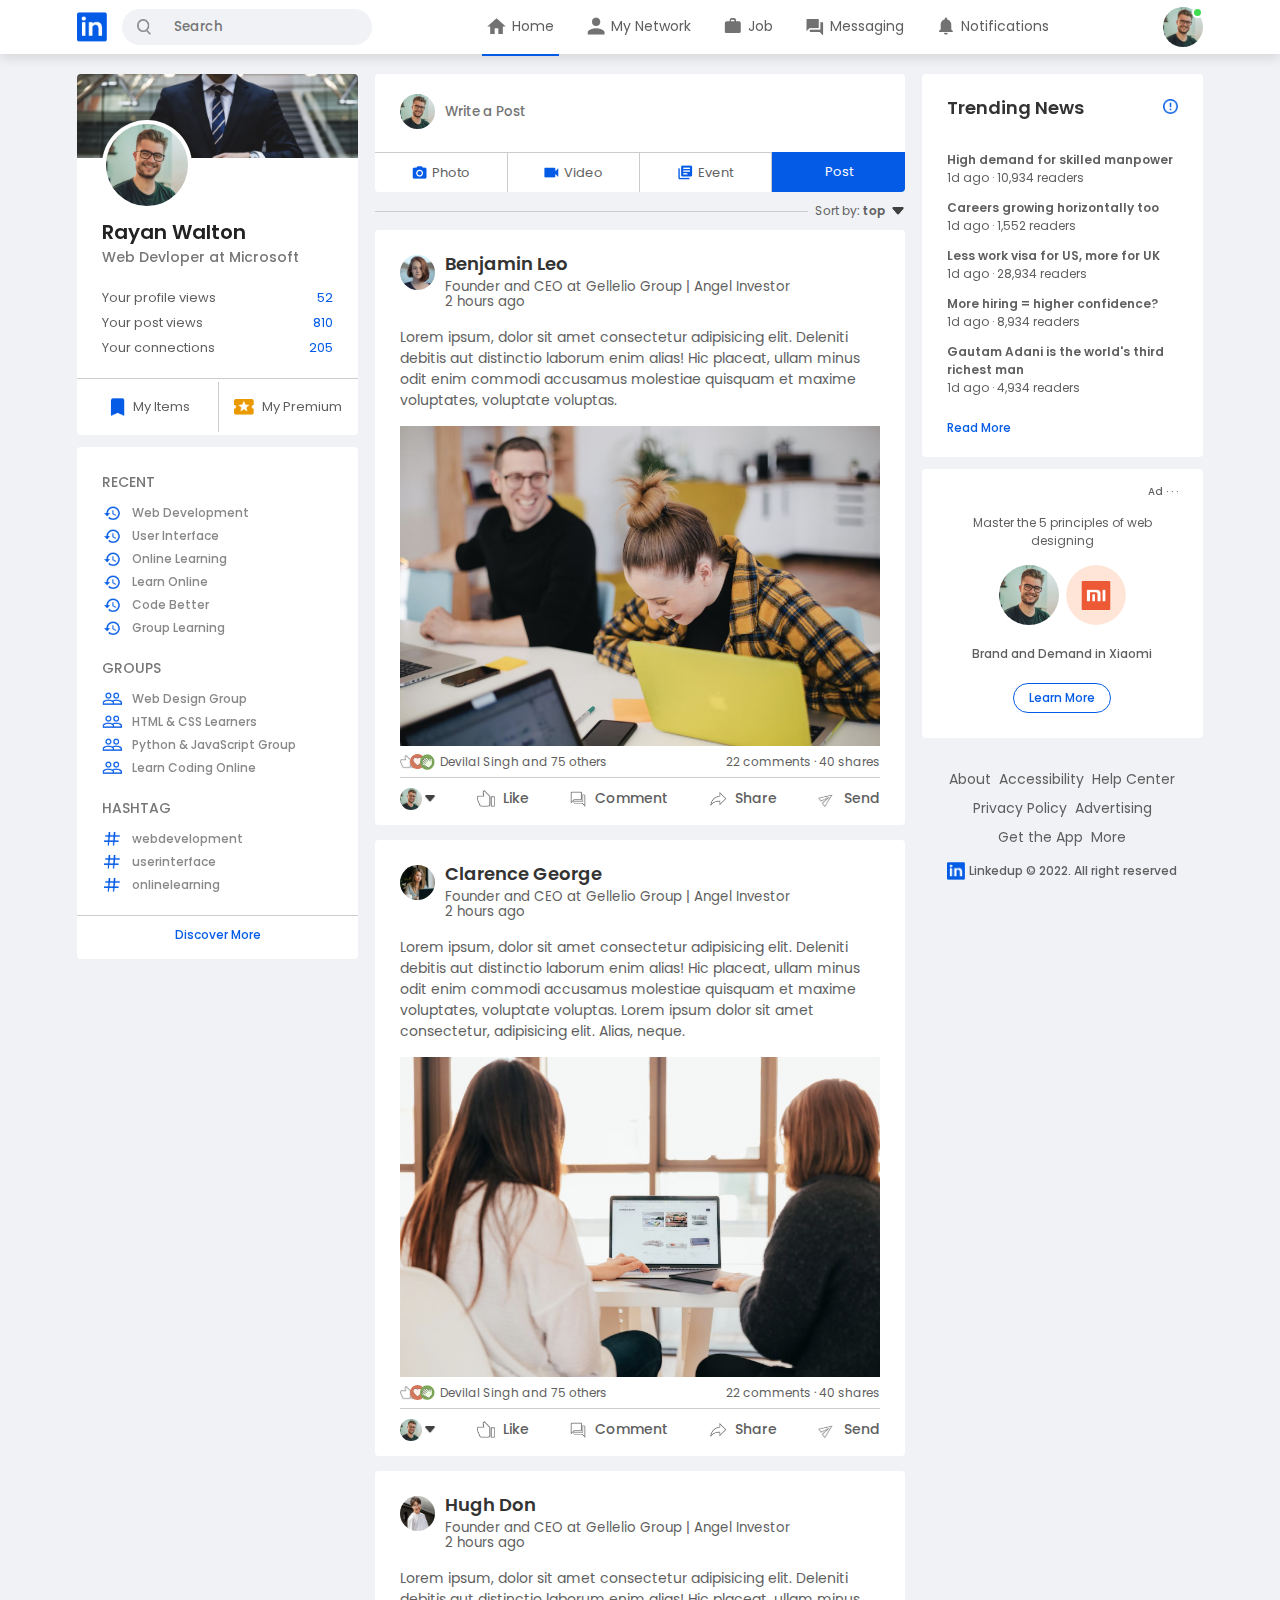
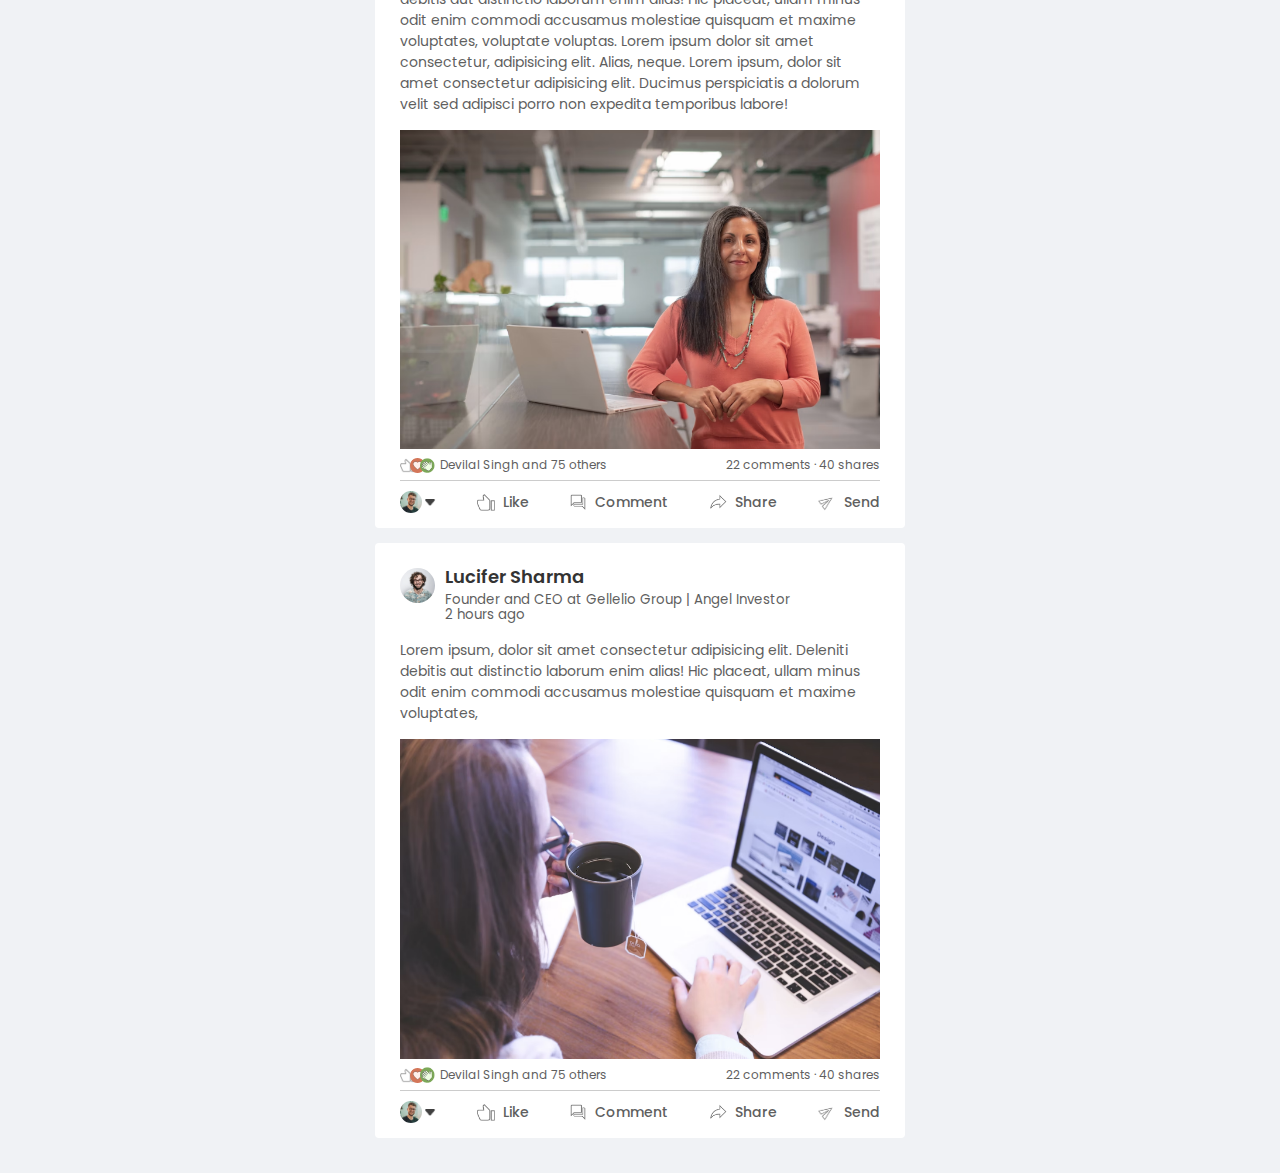
<file: index.html>
<!DOCTYPE html>
<html lang="en">
  <head>
    <meta charset="UTF-8" />
    <meta http-equiv="X-UA-Compatible" content="IE=edge" />
    <meta name="viewport" content="width=device-width, initial-scale=1.0" />
    <title>Linkedin Clone</title>
    <link rel="stylesheet" href="style.css" />
  </head>
  <body>
    <!-- Navbar -->
    <div class="navbar">
      <!-- left navbar -->
      <div class="navbar-left logo">
        <a href="index.html"><img src="./images/logo.png" alt="logo" /></a>

        <div class="search-box">
          <img src="./images/search.png" />
          <input type="text" placeholder="Search" />
        </div>
      </div>
      <!-- center navbar -->
      <div class="navbar-center">
        <ul>
          <li>
            <a href="#" class="active-page">
              <img src="./images/home.png" />
              <span>Home</span>
            </a>
          </li>
          <li>
            <a href="#"
              ><img src="./images/network.png" /><span>My Network</span></a
            >
          </li>
          <li>
            <a href="#"><img src="./images/jobs.png" /><span>Job</span></a>
          </li>
          <li>
            <a href="#"
              ><img src="./images/message.png" /><span>Messaging</span></a
            >
          </li>
          <li>
            <a href="#"
              ><img src="./images/notification.png" /><span
                >Notifications</span
              ></a
            >
          </li>
        </ul>
      </div>
      <!-- right navbar -->
      <div class="navbar-right">
        <div class="online-indicator">
          <img src="./images/user-1.png" class="nav-profile-img" />
        </div>
      </div>

      <!-- profile dropdown menu -->
      <div class="profile-dropdown-menu">
        <div class="profile-menu">
          <div class="user-info">
            <img src="./images/user-1.png" />
            <div>
              <h3>Rayan Walton</h3>
              <a href="./profile.html">See your profile</a>
            </div>
          </div>
          <hr />
          <a href="#" class="profile-menu-link">
            <img src="./images/feedback.png" />
            <p>Give Feedback</p>
            <span>></span>
          </a>
          <a href="#" class="profile-menu-link">
            <img src="./images/setting.png" />
            <p>Settings & Privacy</p>
            <span>></span>
          </a>
          <a href="#" class="profile-menu-link">
            <img src="./images/help.png" />
            <p>Help & Support</p>
            <span>></span>
          </a>
          <a href="#" class="profile-menu-link">
            <img src="./images/display.png" />
            <p>Display & Accessibility</p>
            <span>></span>
          </a>
          <a href="#" class="profile-menu-link">
            <img src="./images/logout.png" />
            <p>Logout</p>
            <span>></span>
          </a>
        </div>
      </div>
    </div>

    <!-- main content -->
    <div class="container">
      <!-- left sidebar -->
      <div class="left-sidebar">
        <div class="sidebar-profile-box">
          <img src="./images/cover-pic.png" />
          <div class="profile-info">
            <img src="./images/user-1.png" />
            <h1>Rayan Walton</h1>
            <h3>Web Devloper at Microsoft</h3>
            <ul>
              <li>Your profile views <span>52</span></li>
              <li>Your post views <span>810</span></li>
              <li>Your connections <span>205</span></li>
            </ul>
          </div>
          <div class="sidebar-profile-link">
            <a href="#"><img src="./images/items.png" /> My Items</a>
            <a href="#"><img src="./images/premium.png" /> My Premium</a>
          </div>
        </div>

        <!-- activity -->
        <div class="sidebar-activity">
          <h3>RECENT</h3>
          <a href="#"><img src="./images/recent.png" />Web Development</a>
          <a href="#"><img src="./images/recent.png" />User Interface</a>
          <a href="#"><img src="./images/recent.png" />Online Learning</a>
          <a href="#"><img src="./images/recent.png" />Learn Online</a>
          <a href="#"><img src="./images/recent.png" />Code Better</a>
          <a href="#"><img src="./images/recent.png" />Group Learning</a>
          <h3>GROUPS</h3>
          <a href="#"><img src="./images/group.png" />Web Design Group</a>
          <a href="#"><img src="./images/group.png" />HTML & CSS Learners</a>
          <a href="#"
            ><img src="./images/group.png" />Python & JavaScript Group</a
          >
          <a href="#"><img src="./images/group.png" />Learn Coding Online</a>
          <h3>HASHTAG</h3>
          <a href="#"><img src="./images/hashtag.png" />webdevelopment</a>
          <a href="#"><img src="./images/hashtag.png" />userinterface</a>
          <a href="#"><img src="./images/hashtag.png" />onlinelearning</a>
          <div class="discover-more-link">
            <a href="#">Discover More</a>
          </div>
        </div>

        <p id="showMoreLink">Show More <b>+</b></p>
      </div>

      <!-- feed -->
      <div class="feed">
        <div class="create-post">
          <div class="create-post-input">
            <img src="./images/user-1.png" />
            <textarea rows="2" placeholder="Write a Post"></textarea>
          </div>
          <div class="create-post-links">
            <ul>
              <li><img src="./images/photo.png" />Photo</li>
              <li><img src="./images/video.png" />Video</li>
              <li><img src="./images/event.png" />Event</li>
              <li>Post</li>
            </ul>
          </div>
        </div>

        <div class="sort-by">
          <hr />
          <p>
            Sort by: <span>top <img src="./images/down-arrow.png" /></span>
          </p>
        </div>

        <!-- post -->
        <div class="post">
          <div class="post-author">
            <img src="./images/user-3.png" />
            <div>
              <h1>Benjamin Leo</h1>
              <small>Founder and CEO at Gellelio Group | Angel Investor</small>
              <small>2 hours ago</small>
            </div>
          </div>
          <p>
            Lorem ipsum, dolor sit amet consectetur adipisicing elit. Deleniti
            debitis aut distinctio laborum enim alias! Hic placeat, ullam minus
            odit enim commodi accusamus molestiae quisquam et maxime voluptates,
            voluptate voluptas.
          </p>
          <img src="./images/post-image-1.png" width="100%" />
          <div class="post-stats">
            <div>
              <img src="./images/thumbsup.png" />
              <img src="./images/love.png" />
              <img src="./images/clap.png" />
              <span class="liked-users">Devilal Singh and 75 others</span>
            </div>
            <div>
              <span>22 comments &middot; 40 shares</span>
            </div>
          </div>
          <div class="post-activity">
            <div>
              <img src="./images/user-1.png" class="post-activity-user-icon" />
              <img
                src="./images/down-arrow.png"
                class="post-activity-arrow-icon"
              />
            </div>
            <div>
              <img src="./images/like.png" />
              <span>Like</span>
            </div>
            <div>
              <img src="./images/comment.png" />
              <span>Comment</span>
            </div>
            <div>
              <img src="./images/share.png" />
              <span>Share</span>
            </div>
            <div>
              <img src="./images/send.png" />
              <span>Send</span>
            </div>
          </div>
        </div>
        <div class="post">
          <div class="post-author">
            <img src="./images/user-4.png" />
            <div>
              <h1>Clarence George</h1>
              <small>Founder and CEO at Gellelio Group | Angel Investor</small>
              <small>2 hours ago</small>
            </div>
          </div>
          <p>
            Lorem ipsum, dolor sit amet consectetur adipisicing elit. Deleniti
            debitis aut distinctio laborum enim alias! Hic placeat, ullam minus
            odit enim commodi accusamus molestiae quisquam et maxime voluptates,
            voluptate voluptas. Lorem ipsum dolor sit amet consectetur,
            adipisicing elit. Alias, neque.
          </p>
          <img src="./images/post-image-2.png" width="100%" />
          <div class="post-stats">
            <div>
              <img src="./images/thumbsup.png" />
              <img src="./images/love.png" />
              <img src="./images/clap.png" />
              <span class="liked-users">Devilal Singh and 75 others</span>
            </div>
            <div>
              <span>22 comments &middot; 40 shares</span>
            </div>
          </div>
          <div class="post-activity">
            <div>
              <img src="./images/user-1.png" class="post-activity-user-icon" />
              <img
                src="./images/down-arrow.png"
                class="post-activity-arrow-icon"
              />
            </div>
            <div>
              <img src="./images/like.png" />
              <span>Like</span>
            </div>
            <div>
              <img src="./images/comment.png" />
              <span>Comment</span>
            </div>
            <div>
              <img src="./images/share.png" />
              <span>Share</span>
            </div>
            <div>
              <img src="./images/send.png" />
              <span>Send</span>
            </div>
          </div>
        </div>
        <div class="post">
          <div class="post-author">
            <img src="./images/user-5.png" />
            <div>
              <h1>Hugh Don</h1>
              <small>Founder and CEO at Gellelio Group | Angel Investor</small>
              <small>2 hours ago</small>
            </div>
          </div>
          <p>
            Lorem ipsum, dolor sit amet consectetur adipisicing elit. Deleniti
            debitis aut distinctio laborum enim alias! Hic placeat, ullam minus
            odit enim commodi accusamus molestiae quisquam et maxime voluptates,
            voluptate voluptas. Lorem ipsum dolor sit amet consectetur,
            adipisicing elit. Alias, neque. Lorem ipsum, dolor sit amet
            consectetur adipisicing elit. Ducimus perspiciatis a dolorum velit
            sed adipisci porro non expedita temporibus labore!
          </p>
          <img src="./images/post-image-3.png" width="100%" />
          <div class="post-stats">
            <div>
              <img src="./images/thumbsup.png" />
              <img src="./images/love.png" />
              <img src="./images/clap.png" />
              <span class="liked-users">Devilal Singh and 75 others</span>
            </div>
            <div>
              <span>22 comments &middot; 40 shares</span>
            </div>
          </div>
          <div class="post-activity">
            <div>
              <img src="./images/user-1.png" class="post-activity-user-icon" />
              <img
                src="./images/down-arrow.png"
                class="post-activity-arrow-icon"
              />
            </div>
            <div>
              <img src="./images/like.png" />
              <span>Like</span>
            </div>
            <div>
              <img src="./images/comment.png" />
              <span>Comment</span>
            </div>
            <div>
              <img src="./images/share.png" />
              <span>Share</span>
            </div>
            <div>
              <img src="./images/send.png" />
              <span>Send</span>
            </div>
          </div>
        </div>
        <div class="post">
          <div class="post-author">
            <img src="./images/user-2.png" />
            <div>
              <h1>Lucifer Sharma</h1>
              <small>Founder and CEO at Gellelio Group | Angel Investor</small>
              <small>2 hours ago</small>
            </div>
          </div>
          <p>
            Lorem ipsum, dolor sit amet consectetur adipisicing elit. Deleniti
            debitis aut distinctio laborum enim alias! Hic placeat, ullam minus
            odit enim commodi accusamus molestiae quisquam et maxime voluptates,
          </p>
          <img src="./images/post-image-4.png" width="100%" />
          <div class="post-stats">
            <div>
              <img src="./images/thumbsup.png" />
              <img src="./images/love.png" />
              <img src="./images/clap.png" />
              <span class="liked-users">Devilal Singh and 75 others</span>
            </div>
            <div>
              <span>22 comments &middot; 40 shares</span>
            </div>
          </div>
          <div class="post-activity">
            <div>
              <img src="./images/user-1.png" class="post-activity-user-icon" />
              <img
                src="./images/down-arrow.png"
                class="post-activity-arrow-icon"
              />
            </div>
            <div>
              <img src="./images/like.png" />
              <span>Like</span>
            </div>
            <div>
              <img src="./images/comment.png" />
              <span>Comment</span>
            </div>
            <div>
              <img src="./images/share.png" />
              <span>Share</span>
            </div>
            <div>
              <img src="./images/send.png" />
              <span>Send</span>
            </div>
          </div>
        </div>
      </div>

      <!-- right sidebar -->
      <div class="right-sidebar">
        <!-- sidebar news -->
        <div class="right-sidebar-news">
          <img src="./images/more.png" class="info-icon" />
          <h3>Trending News</h3>
          <a href="#">High demand for skilled manpower</a>
          <span>1d ago &middot; 10,934 readers</span>

          <a href="#">Careers growing horizontally too</a>
          <span>1d ago &middot; 1,552 readers</span>

          <a href="#">Less work visa for US, more for UK</a>
          <span>1d ago &middot; 28,934 readers</span>

          <a href="#">More hiring = higher confidence?</a>
          <span>1d ago &middot; 8,934 readers</span>

          <a href="#">Gautam Adani is the world's third richest man</a>
          <span>1d ago &middot; 4,934 readers</span>

          <a href="#" class="read-more">Read More</a>
        </div>

        <!-- sidebar ad -->
        <div class="right-sidebar-ad">
          <small>Ad &middot; &middot; &middot;</small>
          <p>Master the 5 principles of web designing</p>
          <div>
            <img src="./images/user-1.png" />
            <img src="./images/mi-logo.png" />
          </div>
          <b>Brand and Demand in Xiaomi</b>
          <a href="#" class="link">Learn More</a>
        </div>

        <div class="sidebar-useful-link">
          <a href="#">About</a>
          <a href="#">Accessibility</a>
          <a href="#">Help Center</a>
          <a href="#">Privacy Policy</a>
          <a href="#">Advertising</a>
          <a href="#">Get the App</a>
          <a href="#">More</a>

          <div class="copyright-msg">
            <img src="./images/logo.png" />
            <p>Linkedup &#169; 2022. All right reserved</p>
          </div>
        </div>
      </div>
    </div>

    <!-- javascript -->
    <script>
      let profileImg = document.querySelector(".nav-profile-img");
      let dropdownMenu = document.querySelector(".profile-dropdown-menu");

      profileImg.addEventListener("click", () => {
        dropdownMenu.classList.toggle("open-menu");
      });

      let showMoreLink = document.getElementById("showMoreLink");
      let sidebarActivity = document.querySelector(".sidebar-activity");
      showMoreLink.addEventListener("click", () => {
        sidebarActivity.classList.toggle("open-recents");

        if (sidebarActivity.classList.contains("open-recents")) {
          showMoreLink.innerHTML = "Show less <b>-</b>";
        } else {
          showMoreLink.innerHTML = "Show more <b>+</b>";
        }
      });
    </script>
  </body>
</html>
</file>
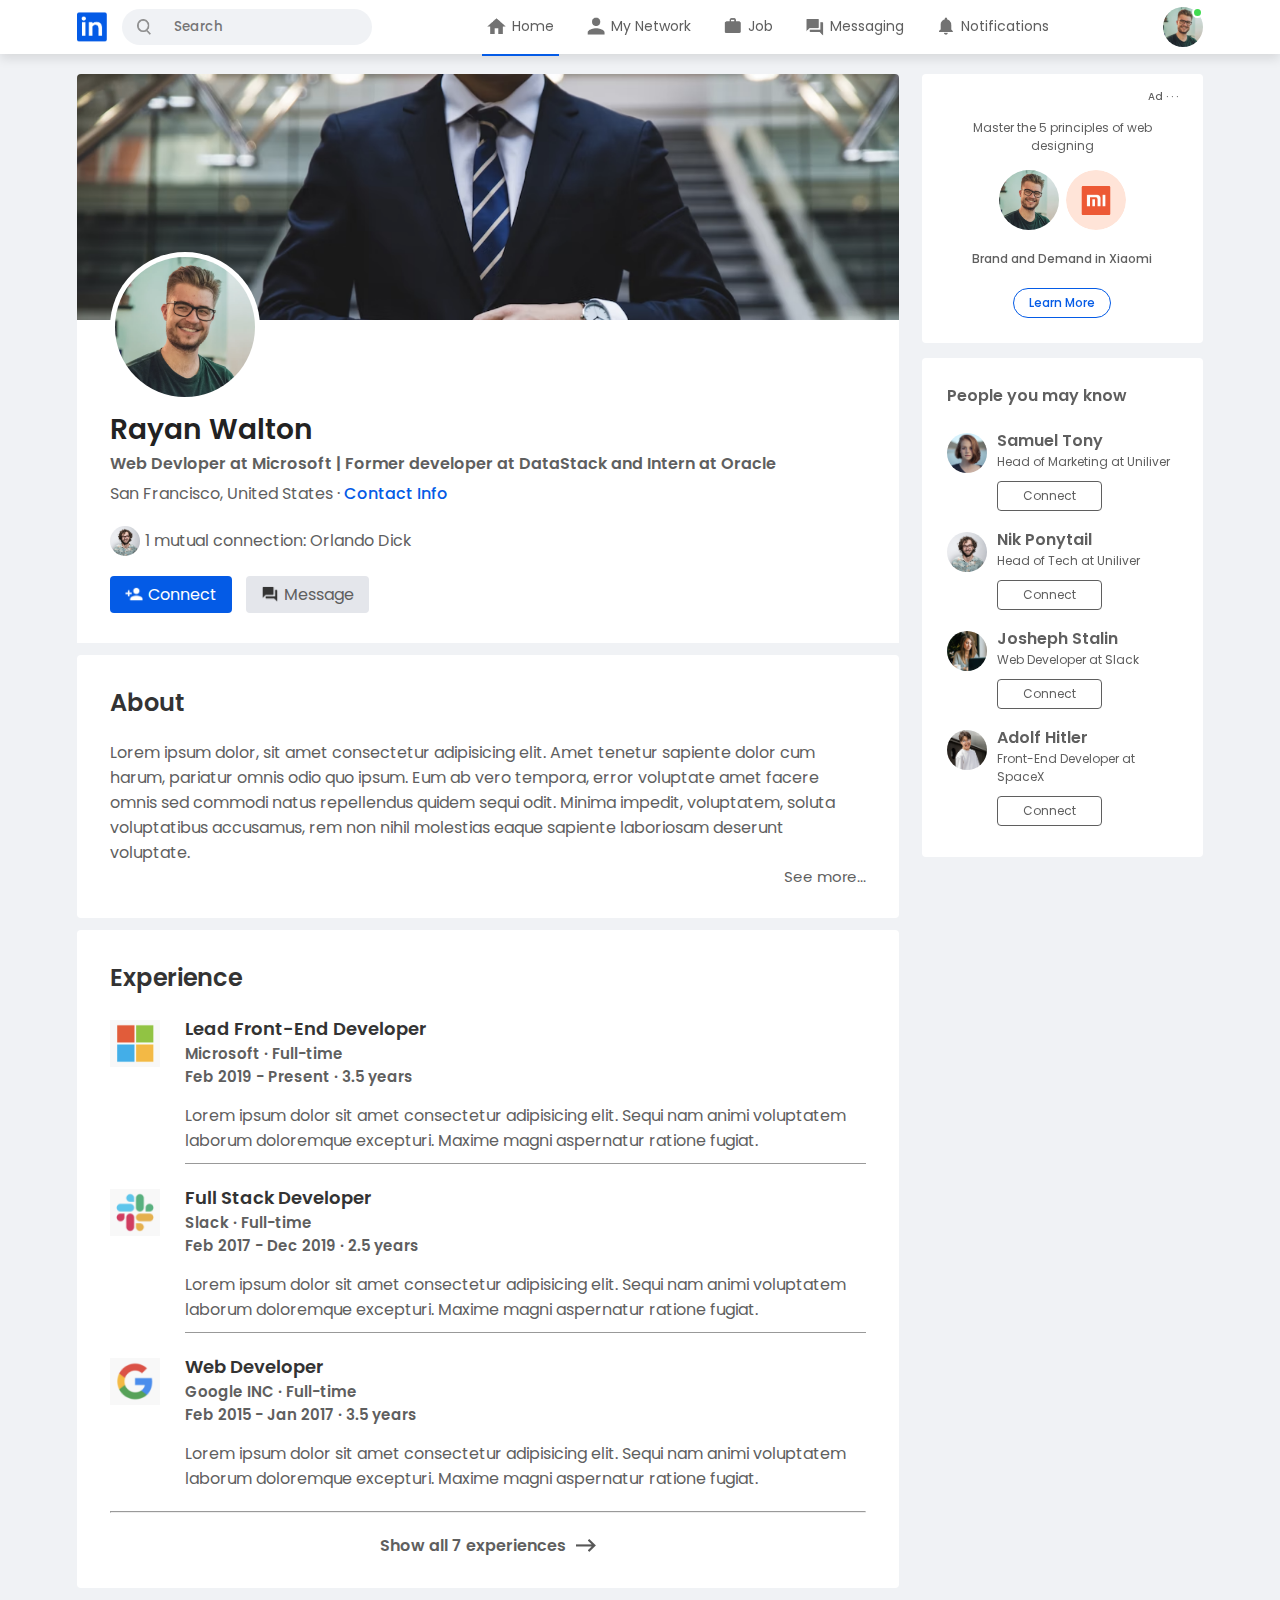
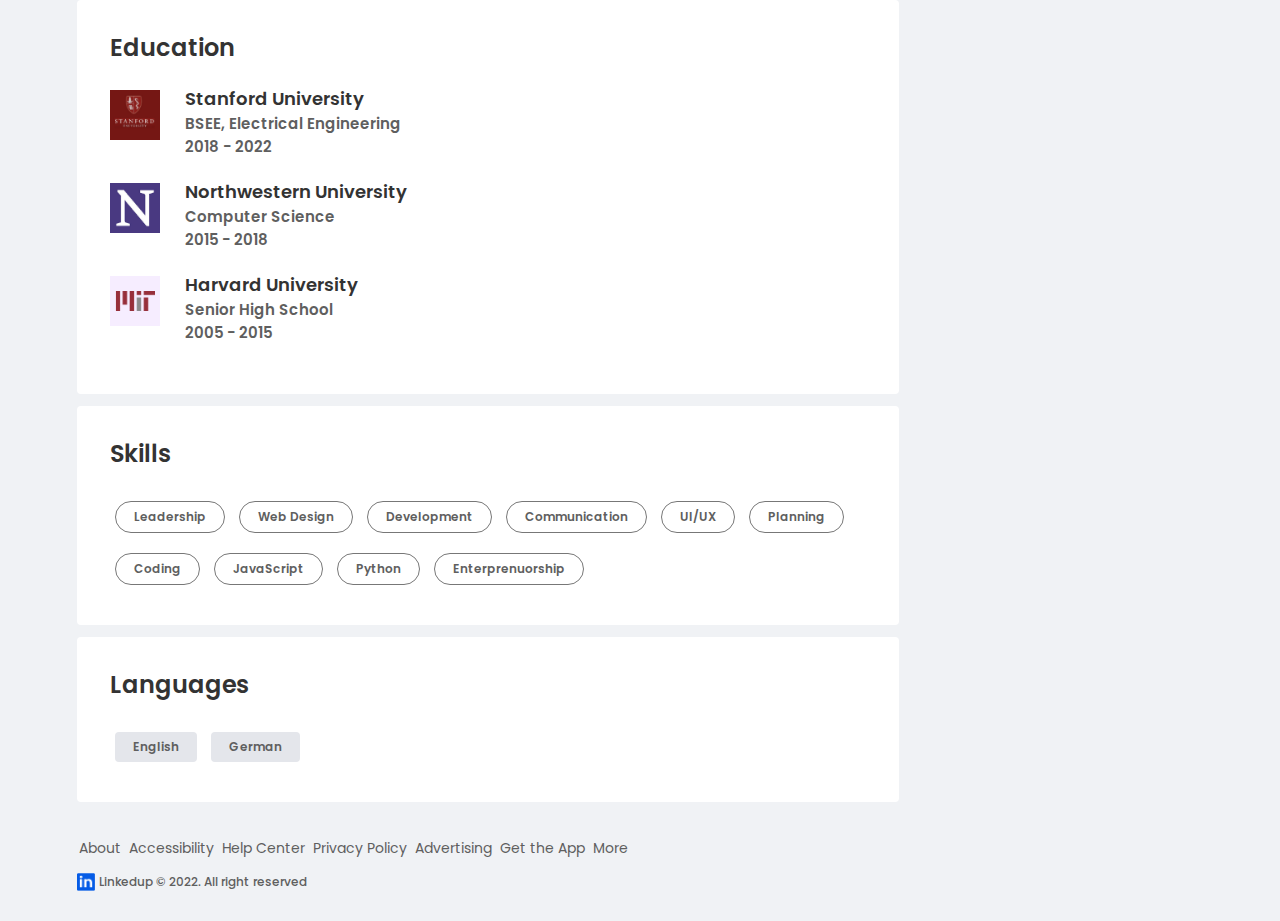
<file: profile.html>
<!DOCTYPE html>
<html lang="en">
  <head>
    <meta charset="UTF-8" />
    <meta http-equiv="X-UA-Compatible" content="IE=edge" />
    <meta name="viewport" content="width=device-width, initial-scale=1.0" />
    <title>Linkedin Clone | Profile Page</title>
    <link rel="stylesheet" href="style.css" />
  </head>
  <body>
    <!-- Navbar -->
    <div class="navbar">
      <!-- left navbar -->
      <div class="navbar-left logo">
        <a href="index.html"><img src="./images/logo.png" alt="logo" /></a>

        <div class="search-box">
          <img src="./images/search.png" />
          <input type="text" placeholder="Search" />
        </div>
      </div>
      <!-- center navbar -->
      <div class="navbar-center">
        <ul>
          <li>
            <a href="#" class="active-page">
              <img src="./images/home.png" />
              <span>Home</span>
            </a>
          </li>
          <li>
            <a href="#"
              ><img src="./images/network.png" /><span>My Network</span></a
            >
          </li>
          <li>
            <a href="#"><img src="./images/jobs.png" /><span>Job</span></a>
          </li>
          <li>
            <a href="#"
              ><img src="./images/message.png" /><span>Messaging</span></a
            >
          </li>
          <li>
            <a href="#"
              ><img src="./images/notification.png" /><span
                >Notifications</span
              ></a
            >
          </li>
        </ul>
      </div>
      <!-- right navbar -->
      <div class="navbar-right">
        <div class="online-indicator">
          <img src="./images/user-1.png" class="nav-profile-img" />
        </div>
      </div>

      <!-- profile dropdown menu -->
      <div class="profile-dropdown-menu">
        <div class="profile-menu">
          <div class="user-info">
            <img src="./images/user-1.png" />
            <div>
              <h3>Rayan Walton</h3>
              <a href="./profile.html">See your profile</a>
            </div>
          </div>
          <hr />
          <a href="#" class="profile-menu-link">
            <img src="./images/feedback.png" />
            <p>Give Feedback</p>
            <span>></span>
          </a>
          <a href="#" class="profile-menu-link">
            <img src="./images/setting.png" />
            <p>Settings & Privacy</p>
            <span>></span>
          </a>
          <a href="#" class="profile-menu-link">
            <img src="./images/help.png" />
            <p>Help & Support</p>
            <span>></span>
          </a>
          <a href="#" class="profile-menu-link">
            <img src="./images/display.png" />
            <p>Display & Accessibility</p>
            <span>></span>
          </a>
          <a href="#" class="profile-menu-link">
            <img src="./images/logout.png" />
            <p>Logout</p>
            <span>></span>
          </a>
        </div>
      </div>
    </div>

    <div class="container">
      <div class="profile-main">
        <div class="profile-container">
          <img src="./images/cover-pic.png" width="100%" />
          <div class="profile-container-inner">
            <img src="./images/user-1.png" class="profile-pic" />
            <h1>Rayan Walton</h1>
            <b
              >Web Devloper at Microsoft | Former developer at DataStack and
              Intern at Oracle</b
            >
            <p>
              San Francisco, United States &middot; <a href="#">Contact Info</a>
            </p>
            <div class="mutual-connection">
              <img src="./images/user-2.png" alt="" />
              <span>1 mutual connection: Orlando Dick</span>
            </div>
            <div class="profile-btn">
              <a href="#"><img src="./images/connect.png" alt="" />Connect</a>
              <a href="#"><img src="./images/chat.png" alt="" />Message</a>
            </div>
          </div>
        </div>

        <div class="profile-discription">
          <h2>About</h2>
          <p>
            Lorem ipsum dolor, sit amet consectetur adipisicing elit. Amet
            tenetur sapiente dolor cum harum, pariatur omnis odio quo ipsum. Eum
            ab vero tempora, error voluptate amet facere omnis sed commodi natus
            repellendus quidem sequi odit. Minima impedit, voluptatem, soluta
            voluptatibus accusamus, rem non nihil molestias eaque sapiente
            laboriosam deserunt voluptate.
          </p>
          <a href="#" class="see-more">See more...</a>
        </div>

        <div class="profile-discription">
          <h2>Experience</h2>
          <div class="profile-desc-row">
            <img src="./images/microsoft.png" />
            <div>
              <h3>Lead Front-End Developer</h3>
              <b>Microsoft &middot; Full-time</b>
              <b>Feb 2019 - Present &middot; 3.5 years</b>
              <p>
                Lorem ipsum dolor sit amet consectetur adipisicing elit. Sequi
                nam animi voluptatem laborum doloremque excepturi. Maxime magni
                aspernatur ratione fugiat.
              </p>
              <hr />
            </div>
          </div>
          <div class="profile-desc-row">
            <img src="./images/slack.png" />
            <div>
              <h3>Full Stack Developer</h3>
              <b>Slack &middot; Full-time</b>
              <b>Feb 2017 - Dec 2019 &middot; 2.5 years</b>
              <p>
                Lorem ipsum dolor sit amet consectetur adipisicing elit. Sequi
                nam animi voluptatem laborum doloremque excepturi. Maxime magni
                aspernatur ratione fugiat.
              </p>
              <hr />
            </div>
          </div>
          <div class="profile-desc-row">
            <img src="./images/google.png" />
            <div>
              <h3>Web Developer</h3>
              <b>Google INC &middot; Full-time</b>
              <b>Feb 2015 - Jan 2017 &middot; 3.5 years</b>
              <p>
                Lorem ipsum dolor sit amet consectetur adipisicing elit. Sequi
                nam animi voluptatem laborum doloremque excepturi. Maxime magni
                aspernatur ratione fugiat.
              </p>
            </div>
          </div>
          <hr />
          <a href="#" class="experience-link"
            >Show all 7 experiences <img src="./images/right-arrow.png"
          /></a>
        </div>

        <div class="profile-discription">
          <h2>Education</h2>
          <div class="profile-desc-row">
            <img src="./images/stanford.png" />
            <div>
              <h3>Stanford University</h3>
              <b>BSEE, Electrical Engineering</b>
              <b>2018 - 2022</b>
            </div>
          </div>
          <div class="profile-desc-row">
            <img src="./images/north.png" />
            <div>
              <h3>Northwestern University</h3>
              <b>Computer Science</b>
              <b>2015 - 2018</b>
            </div>
          </div>
          <div class="profile-desc-row">
            <img src="./images/mit.png" />
            <div>
              <h3>Harvard University</h3>
              <b>Senior High School</b>
              <b>2005 - 2015</b>
            </div>
          </div>
        </div>

        <!-- skills -->
        <div class="profile-discription">
          <h2>Skills</h2>
          <a href="#" class="skills-btn"> Leadership </a>
          <a href="#" class="skills-btn"> Web Design </a>
          <a href="#" class="skills-btn"> Development </a>
          <a href="#" class="skills-btn"> Communication </a>
          <a href="#" class="skills-btn">UI/UX </a>
          <a href="#" class="skills-btn">Planning </a>
          <a href="#" class="skills-btn"> Coding </a>
          <a href="#" class="skills-btn"> JavaScript </a>
          <a href="#" class="skills-btn"> Python </a>
          <a href="#" class="skills-btn"> Enterprenuorship </a>
        </div>

        <div class="profile-discription">
          <h2>Languages</h2>
          <a href="#" class="lang-btn">English</a>
          <a href="#" class="lang-btn">German</a>
        </div>
      </div>

      <!-- profile sidebar -->
      <div class="profile-sidebar">
        <!-- sidebar ad -->
        <div class="right-sidebar-ad">
          <small>Ad &middot; &middot; &middot;</small>
          <p>Master the 5 principles of web designing</p>
          <div>
            <img src="./images/user-1.png" />
            <img src="./images/mi-logo.png" />
          </div>
          <b>Brand and Demand in Xiaomi</b>
          <a href="#" class="link">Learn More</a>
        </div>

        <!-- sidebar-people -->
        <div class="sidebar-people">
          <h3>People you may know</h3>
          <div class="sidebar-people-row">
            <img src="./images/user-3.png" alt="" />
            <div>
              <h2>Samuel Tony</h2>
              <p>Head of Marketing at Uniliver</p>
              <a href="#">Connect</a>
            </div>
          </div>
          <div class="sidebar-people-row">
            <img src="./images/user-2.png" alt="" />
            <div>
              <h2>Nik Ponytail</h2>
              <p>Head of Tech at Uniliver</p>
              <a href="#">Connect</a>
            </div>
          </div>
          <div class="sidebar-people-row">
            <img src="./images/user-4.png" alt="" />
            <div>
              <h2>Josheph Stalin</h2>
              <p>Web Developer at Slack</p>
              <a href="#">Connect</a>
            </div>
          </div>
          <div class="sidebar-people-row">
            <img src="./images/user-5.png" alt="" />
            <div>
              <h2>Adolf Hitler</h2>
              <p>Front-End Developer at SpaceX</p>
              <a href="#">Connect</a>
            </div>
          </div>
        </div>
      </div>
    </div>

    <!-- profile-footer -->
    <div class="profile-footer">
      <div class="sidebar-useful-link">
        <a href="#">About</a>
        <a href="#">Accessibility</a>
        <a href="#">Help Center</a>
        <a href="#">Privacy Policy</a>
        <a href="#">Advertising</a>
        <a href="#">Get the App</a>
        <a href="#">More</a>

        <div class="copyright-msg">
          <img src="./images/logo.png" />
          <p>Linkedup &#169; 2022. All right reserved</p>
        </div>
      </div>
    </div>

    <!-- javascript -->
    <script>
      let profileImg = document.querySelector(".nav-profile-img");
      let dropdownMenu = document.querySelector(".profile-dropdown-menu");

      profileImg.addEventListener("click", () => {
        dropdownMenu.classList.toggle("open-menu");
      });
    </script>
  </body>
</html>
</file>
<file: style.css>
@import url("https://fonts.googleapis.com/css2?family=Poppins:wght@100;200;300;400;600;700&display=swap");

* {
	margin: 0;
	padding: 0;
	font-family: "poppins", sans-serif;
	box-sizing: border-box;
}

body {
	background: #f0f2f5;
	color: #5f5f5f;
}

a {
	text-decoration: none;
	color: #5f5f5f;
}

/* navbar */
.navbar {
	display: flex;
	justify-content: space-between;
	align-items: center;
	background: #fff;
	padding: 6px 6%;
	position: sticky;
	top: 0;
	z-index: 100;
	box-shadow: 0 5px 10px rgba(0, 0, 0, 0.1);
}

.navbar-left {
	display: flex;
	align-items: center;
}

.logo img {
	width: 30px;
	display: block;
	margin-right: 15px;
}

.search-box {
	background: #f0f2f5;
	width: 250px;
	border-radius: 20px;
	display: flex;
	align-items: center;
	padding: 0 15px;
}

.search-box img {
	width: 14px;
}

.search-box input {
	width: 100%;
	border: none;
	background: transparent;
	padding: 8px;
	outline: none;
}

.navbar-center ul li {
	display: inline-block;
	list-style: none;
}

.navbar-center ul li a {
	display: flex;
	align-items: center;
	font-size: 14px;
	margin: 5px 9px;
	padding-right: 5px;
	position: relative;
}

.navbar-center ul li a::after {
	content: "";
	width: 0;
	height: 2px;
	background: #045be6;
	position: absolute;
	bottom: -15px;
	transition: width 0.5s;
}

.navbar-center ul li a:hover::after,
.navbar-center ul li a.active-page::after {
	width: 100%;
}

.navbar-center ul li a img {
	width: 30px;
}

.nav-profile-img {
	width: 40px;
	border-radius: 50%;
	cursor: pointer;
	position: relative;
	display: block;
}

.online-indicator {
	position: relative;
}

.online-indicator::after {
	content: "";
	position: absolute;
	width: 7px;
	height: 7px;
	background: #41db51;
	border: 2px solid #fff;
	border-radius: 50%;
	right: 0px;
	top: 0px;
}

/* main content */
.container {
	padding: 20px 6%;
	display: flex;
	flex-wrap: wrap;
	justify-content: space-between;
}

/* left sidebar */
.left-sidebar {
	flex-basis: 25%;
	align-self: flex-start;
	position: sticky;
	top: 73px;
}

.sidebar-profile-box {
	background: #fff;
	border-radius: 4px;
	overflow: hidden;
}

.sidebar-profile-box img {
	width: 100%;
}

.profile-info {
	padding: 0 25px;
}

.profile-info img {
	width: 90px;
	border-radius: 50%;
	background: #fff;
	padding: 4px;
	margin-top: -45px;
}

.profile-info h1 {
	font-size: 20px;
	font-weight: 600;
	color: #222;
}

.profile-info h3 {
	font-size: 14px;
	font-weight: 500;
	color: #777;
}

.profile-info ul {
	list-style: none;
	margin: 20px 0;
}

.profile-info ul li {
	width: 100%;
	margin: 5px 0;
	font-size: 13px;
}

.profile-info ul li span {
	float: right;
	color: #045be6;
}

.sidebar-profile-link {
	display: flex;
	align-items: center;
	border-top: 1px solid #ccc;
}

.sidebar-profile-link a {
	flex-basis: 50%;
	display: flex;
	justify-content: center;
	align-items: center;
	padding: 15px 0;
	font-size: 13px;
}

.sidebar-profile-link a:nth-child(2) {
	border-left: 1px solid #ccc;
}

.sidebar-profile-link img {
	width: 20px;
	margin-right: 8px;
}

/* sidebar activity */
.sidebar-activity {
	background: #fff;
	border-radius: 4px;
	padding: 5px 25px;
	margin: 12px 0;
}

.sidebar-activity h3 {
	color: #777;
	font-size: 14px;
	font-weight: 500;
	margin: 20px 0 10px;
}

.sidebar-activity a {
	display: flex;
	align-items: center;
	font-size: 12px;
	font-weight: 500;
	color: #888;
	margin: 3px 0;
}

.sidebar-activity a img {
	width: 20px;
	margin-right: 10px;
}

.discover-more-link {
	border-top: 1px solid #ccc;
	text-align: center;
	margin-top: 20px;
	margin-left: -25px;
	margin-right: -25px;
}

.discover-more-link a {
	color: #045be6;
	display: inline-block;
	margin: 10px 0;
}

/* feed */
.feed {
	flex-basis: 47%;
}

.create-post {
	background: #fff;
	border-radius: 4px;
	overflow: hidden;
}

.create-post-input {
	padding: 20px 25px 10px;
	display: flex;
	align-items: flex-start;
}

.create-post-input img {
	width: 35px;
	border-radius: 50%;
	margin-right: 10px;
}

.create-post-input textarea {
	resize: none;
	width: 100%;
	border: 0;
	outline: 0;
	background: transparent;
	margin-top: 8px;
}

::placeholder {
	font-weight: 500;
}

.create-post-links ul {
	display: flex;
	list-style: none;
	align-items: flex-start;
}

.create-post-links ul li {
	display: flex;
	flex-basis: 25%;
	height: 40px;
	font-size: 13px;
	cursor: pointer;
	border-top: 1px solid #ccc;
	border-right: 1px solid #ccc;
	align-items: center;
	justify-content: center;
}

.create-post-links ul li img {
	width: 15px;
	margin-right: 5px;
}

.create-post-links ul li:last-child {
	background: #045be6;
	color: #fff;
	border-top: 0;
	border-right: 0;
}

.sort-by {
	display: flex;
	align-items: center;
	margin: 10px 0;
}

.sort-by hr {
	flex: 1;
	border: 0;
	height: 1px;
	background: #ccc;
	margin-right: 7px;
}

.sort-by p {
	font-size: 12px;
}

.sort-by p span {
	font-weight: 600;
	cursor: pointer;
}

.sort-by p span img {
	width: 14px;
	margin-left: 2px;
}

/* post */
.post {
	background: #fff;
	padding: 20px 25px 5px;
	margin: 5px 0 15px;
	border-radius: 4px;
}

.post-author {
	display: flex;
	align-items: flex-start;
	margin-bottom: 20px;
}

.post-author img {
	width: 35px;
	border-radius: 50%;
	margin-right: 10px;
	margin-top: 5px;
}

.post-author h1 {
	font-size: 18px;
	font-weight: 600;
	color: #333;
}

.post-author small {
	display: block;
	margin-bottom: -5px;
}

.post p {
	font-size: 14px;
	margin-bottom: 15px;
}

.post-stats {
	display: flex;
	flex-wrap: wrap;
	align-items: center;
	justify-content: space-between;
	font-size: 12px;
	border-bottom: 1px solid #ccc;
	padding-bottom: 6px;
}

.post-stats div {
	display: flex;
	align-items: center;
}

.post-stats img {
	width: 15px;
	margin-right: -5px;
}

.liked-users {
	margin-left: 10px;
}

.post-activity {
	display: flex;
	align-items: center;
	justify-content: space-between;
	padding: 10px 0;
	font-size: 14px;
	font-weight: 500;
}

.post-activity div {
	display: flex;
	align-items: center;
}

.post-activity-user-icon {
	width: 22px;
	border-radius: 50%;
}

.post-activity-arrow-icon {
	width: 12px;
	margin-left: 2px;
}

.post-activity div:nth-child(2) img,
.post-activity div:nth-child(3) img,
.post-activity div:nth-child(4) img,
.post-activity div:nth-child(5) img {
	width: 18px;
	margin-right: 8px;
}

/* right sidebar */
.right-sidebar {
	flex-basis: 25%;
	align-self: flex-start;
	position: sticky;
	top: 73px;
}

.right-sidebar-news {
	background: #fff;
	padding: 10px 25px;
	border-radius: 4px;
}

.info-icon {
	width: 15px;
	float: right;
	margin-top: 15px;
}

.right-sidebar-news h3 {
	font-size: 18px;
	font-weight: 600;
	color: #333;
	margin: 10px 0 30px;
}

.right-sidebar-news a {
	display: block;
	font-size: 12px;
	font-weight: 600;
	margin-top: 10px;
	margin-bottom: -5px;
}

.right-sidebar-news span {
	font-size: 12px;
}

.right-sidebar-news .read-more {
	color: #045be6;
	font-weight: 500;
	margin: 20px 0 10px;
}

.right-sidebar-ad {
	background: #fff;
	border-radius: 4px;
	padding: 15px 25px;
	text-align: center;
	margin: 12px 0;
	font-size: 12px;
}

.right-sidebar-ad img {
	width: 60px;
	border-radius: 50%;
	margin: 5px 2px;
}

.right-sidebar-ad small {
	float: right;
	font-weight: 500;
}

.right-sidebar-ad p {
	margin: 30px 0 10px;
}

.right-sidebar-ad b {
	display: block;
	font-weight: 500;
	margin-top: 10px;
}

.link {
	display: inline-block;
	border: 1px solid #045be6;
	border-radius: 30px;
	padding: 5px 15px;
	color: #045be6;
	font-weight: 500;
	margin: 20px auto 10px;
}

.sidebar-useful-link {
	padding: 15px 25px;
	text-align: center;
}

.sidebar-useful-link a {
	display: inline-block;
	font-size: 14px;
	margin: 4px 2px;
}

.copyright-msg {
	display: flex;
	justify-content: center;
	align-items: center;
	font-size: 12px;
	margin-top: 10px;
	font-weight: 500;
}

.copyright-msg img {
	width: 18px;
	margin-right: 4px;
}

/* dropdown menu for profile */
.profile-dropdown-menu {
	position: absolute;
	top: 100%;
	right: 5%;
	width: 320px;
	max-height: 0;
	overflow: hidden;
	transition: max-height 0.5s;
}

.profile-dropdown-menu.open-menu {
	max-height: 400px;
}

.profile-menu {
	border-radius: 4px;
	background: #222;
	color: #fff;
	padding: 20px;
	margin: 10px;
}

.user-info {
	display: flex;
	align-items: center;
}

.user-info img {
	width: 50px;
	border-radius: 50%;
	margin-right: 10px;
}

.user-info h3 {
	font-weight: 500;
	margin-bottom: -7px;
}

.user-info a {
	color: #c9dbf8;
	font-size: 13px;
}

.profile-menu hr {
	border: 0;
	height: 1px;
	width: 100%;
	background: #fff;
	margin: 15px 0 10px;
}

.profile-menu-link {
	display: flex;
	align-items: center;
	color: #fff;
	margin: 12px 0;
	font-size: 14px;
}

.profile-menu-link p {
	width: 100%;
}

.profile-menu-link img {
	width: 35px;
	border-radius: 50%;
	margin-right: 15px;
}

/* ---------------- PROFILE PAGE----------------------- */
.profile-main {
	flex-basis: 73%;
	border-radius: 4px;
	overflow: hidden;
}

.profile-sidebar {
	flex-basis: 25%;
	align-self: flex-start;
	position: sticky;
	top: 73px;
}

.profile-container {
	background: #fff;
}

.profile-container-inner {
	padding: 0 4% 10px;
}

.profile-pic {
	width: 150px;
	border-radius: 50%;
	margin-top: -75px;
	padding: 5px;
	background: #fff;
}

.profile-container h1 {
	font-size: 28px;
	font-weight: 600;
	color: #222;
}

.profile-container b {
	font-weight: 600;
}

.profile-container p {
	margin-top: 5px;
}

.profile-container p a {
	color: #045be6;
	font-weight: 500;
}

.mutual-connection {
	display: flex;
	align-items: center;
	margin: 20px 0;
}

.mutual-connection img {
	width: 30px;
	border-radius: 50%;
	margin-right: 5px;
}

.profile-btn {
	margin: 20px 0;
}

.profile-btn a {
	display: inline-flex;
	align-items: center;
	background: #e4e6eb;
	padding: 6px 15px;
	border-radius: 4px;
	margin-right: 10px;
}

.profile-btn a img {
	width: 18px;
	margin-right: 5px;
}

.profile-btn a:first-child {
	background: #045be6;
	color: #fff;
}

.profile-discription {
	background: #fff;
	border-radius: 4px;
	padding: 20px 4% 30px;
	margin: 12px 0;
}

.profile-discription h2 {
	color: #333;
	margin: 10px 0 20px;
	font-weight: 600;
}

.see-more {
	display: block;
	text-align: right;
	font-size: 15px;
}

.profile-desc-row {
	display: flex;
	align-items: flex-start;
	margin: 20px 0;
}

.profile-desc-row img {
	width: 50px;
	margin-right: 25px;
	margin-top: 5px;
}

.profile-desc-row div {
	width: 100%;
}

.profile-desc-row h3 {
	font-size: 18px;
	font-weight: 600;
	color: #333;
}

.profile-desc-row b {
	display: block;
	font-weight: 600;
	font-size: 15px;
}

.profile-desc-row p {
	margin-top: 15px;
}

.profile-desc-row hr {
	border: 0;
	border-bottom: 1px solid #999;
	margin-top: 10px;
}

.experience-link {
	display: flex;
	justify-content: center;
	align-items: center;
	padding-top: 20px;
	font-weight: 600;
}

.experience-link img {
	width: 20px;
	margin-left: 10px;
}

.skills-btn {
	display: inline-block;
	margin: 10px 5px;
	padding: 6px 18px;
	border: 1px solid #777;
	font-size: 12px;
	font-weight: 600;
	border-radius: 30px;
}

.lang-btn {
	display: inline-block;
	margin: 10px 5px;
	padding: 6px 18px;
	background: #e4e6eb;
	font-size: 12px;
	font-weight: 600;
	border-radius: 4px;
}

/* profile right sidebar */
.profile-sidebar .right-sidebar-ad {
	margin: 0;
}

.sidebar-people {
	background: #fff;
	border-radius: 4px;
	margin: 15px 0;
	padding: 15px 25px;
	font-size: 12px;
}

.sidebar-people h3 {
	font-size: 16px;
	font-weight: 600;
	margin: 10px 0 20px;
}

.sidebar-people-row {
	display: flex;
	align-items: flex-start;
	margin: 6px 0;
}

.sidebar-people-row img {
	width: 40px;
	border-radius: 50%;
	margin-right: 10px;
	margin-top: 5px;
}

.sidebar-people-row h2 {
	font-weight: 600;
	font-size: 16px;
}

.sidebar-people-row a {
	display: inline-block;
	margin: 10px 0;
	padding: 5px 25px;
	border: 1px solid #5f5f5f;
	border-radius: 4px;
}

.profile-footer {
	padding: 0 6% 30px;
}

.profile-footer .sidebar-useful-link {
	text-align: left;
	padding: 0;
}

.profile-footer .copyright-msg {
	justify-content: flex-start;
}

#showMoreLink {
	display: none;
}

/* --------media queries for small screen----------- */
@media only screen and (max-width: 600px) {
	.search-box {
		background: transparent;
		width: auto;
		padding: 0;
	}

	.search-box img {
		margin-right: 0;
	}

	.search-box input {
		width: 0;
		padding: 0;
	}

	.navbar-center ul li a {
		padding-right: 0;
		margin: 5px;
	}

	.navbar-center ul li a span {
		display: none;
	}

	.nav-profile-img {
		width: 30px;
	}

	.container {
		padding: 15px 3%;
	}

	.left-sidebar,
	.right-sidebar {
		flex-basis: 100%;
		position: relative;
		top: unset;
	}

	.feed {
		flex-basis: 100%;
	}

	.post-stats div {
		margin: 2px 0;
	}

	.post-activity span {
		display: none;
	}

	.post-activity img {
		margin-right: 0;
	}

	/* profile page */
	.profile-main,
	.profile-sidebar {
		flex-basis: 100%;
	}

	.profile-container {
		font-size: 14px;
	}

	.profile-pic {
		width: 100px;
		margin-top: -50px;
	}

	.profile-discription {
		font-size: 14px;
	}

	#showMoreLink {
		display: block;
		width: fit-content;
		margin: 10px auto;
		font-size: 14px;
		cursor: pointer;
	}

	.sidebar-activity {
		display: none;
	}

	.sidebar-activity.open-recents {
		display: block;
	}
}
</file>
